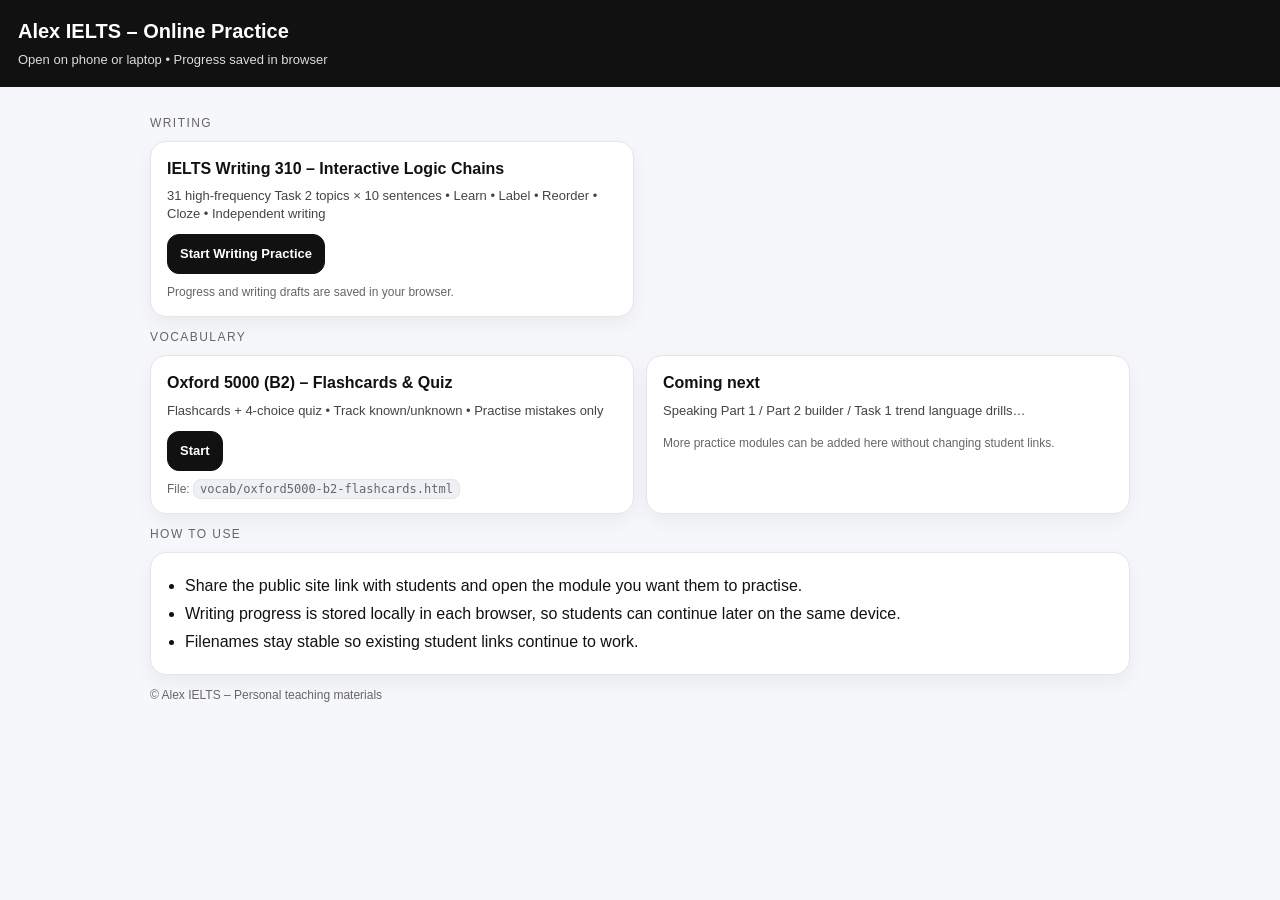
<file: index.html>
<!doctype html>
<html lang="en">
<head>
  <meta charset="utf-8"/>
  <meta name="viewport" content="width=device-width,initial-scale=1"/>
  <title>Alex IELTS – Online Practice</title>
  <style>
    :root{font-family:-apple-system,BlinkMacSystemFont,"Segoe UI",Roboto,Arial,"Noto Sans",sans-serif;line-height:1.35}
    body{margin:0;background:#f6f7fb;color:#111}
    header{padding:18px 18px;background:#111;color:#fff}
    header h1{margin:0;font-size:20px;font-weight:800}
    header p{margin:6px 0 0;font-size:13px;opacity:.85}
    main{max-width:980px;margin:0 auto;padding:16px}
    .grid{display:grid;grid-template-columns:repeat(2,1fr);gap:12px}
    @media(max-width:760px){.grid{grid-template-columns:1fr}}
    .card{background:#fff;border:1px solid #e6e6e6;border-radius:16px;box-shadow:0 8px 20px rgba(0,0,0,.05);padding:16px}
    .card h2{margin:0 0 8px;font-size:16px}
    .card p{margin:0 0 12px;color:#444;font-size:13px}
    a.btn{display:inline-block;text-decoration:none;border:1px solid #111;background:#111;color:#fff;padding:10px 12px;border-radius:12px;font-weight:800;font-size:13px}
    .muted{color:#666;font-size:12px;margin-top:10px}
    .section-title{margin:12px 0 10px;font-size:12px;color:#666;text-transform:uppercase;letter-spacing:.12em}
    ul{margin:0;padding-left:18px}
    li{margin:6px 0}
    code{background:#eef0f6;border:1px solid #e6e6e6;border-radius:8px;padding:2px 6px}
  </style>
</head>
<body>
<header>
  <h1>Alex IELTS – Online Practice</h1>
  <p>Open on phone or laptop • Progress saved in browser</p>
</header>

<main>
  <div class="section-title">Writing</div>
  <div class="grid">
    <div class="card">
      <h2>IELTS Writing 310 – Interactive Logic Chains</h2>
      <p>31 high-frequency Task 2 topics × 10 sentences • Learn • Label • Reorder • Cloze • Independent writing</p>
      <a class="btn" href="./writing/">Start Writing Practice</a>
      <div class="muted">Progress and writing drafts are saved in your browser.</div>
    </div>
  </div>

  <div class="section-title">Vocabulary</div>
  <div class="grid">
    <div class="card">
      <h2>Oxford 5000 (B2) – Flashcards & Quiz</h2>
      <p>Flashcards + 4-choice quiz • Track known/unknown • Practise mistakes only</p>
      <a class="btn" href="./vocab/oxford5000-b2-flashcards.html">Start</a>
      <div class="muted">File: <code>vocab/oxford5000-b2-flashcards.html</code></div>
    </div>

    <div class="card">
      <h2>Coming next</h2>
      <p>Speaking Part 1 / Part 2 builder / Task 1 trend language drills…</p>
      <span class="muted">More practice modules can be added here without changing student links.</span>
    </div>
  </div>

  <div class="section-title">How to use</div>
  <div class="card">
    <ul>
      <li>Share the public site link with students and open the module you want them to practise.</li>
      <li>Writing progress is stored locally in each browser, so students can continue later on the same device.</li>
      <li>Filenames stay stable so existing student links continue to work.</li>
    </ul>
  </div>

  <p class="muted" style="margin-top:12px;">© Alex IELTS – Personal teaching materials</p>
</main>
</body>
</html>
</file>
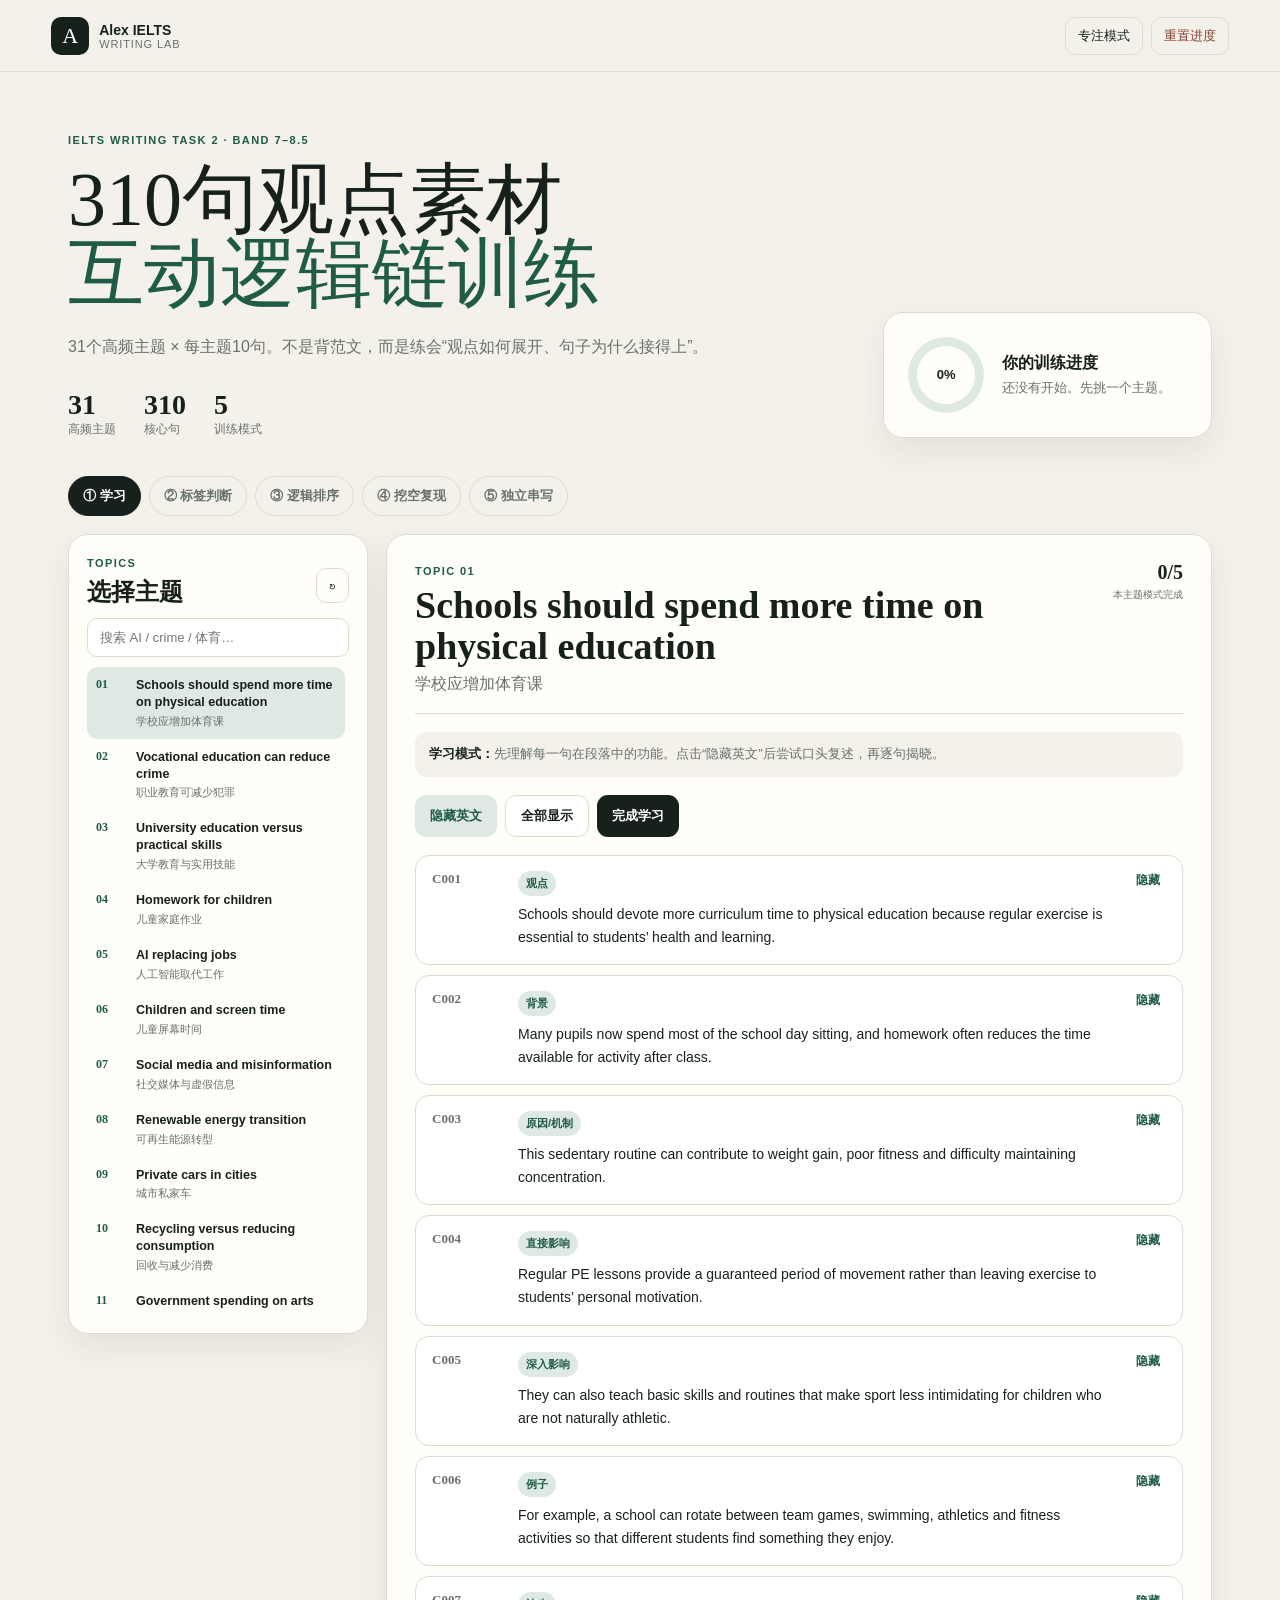
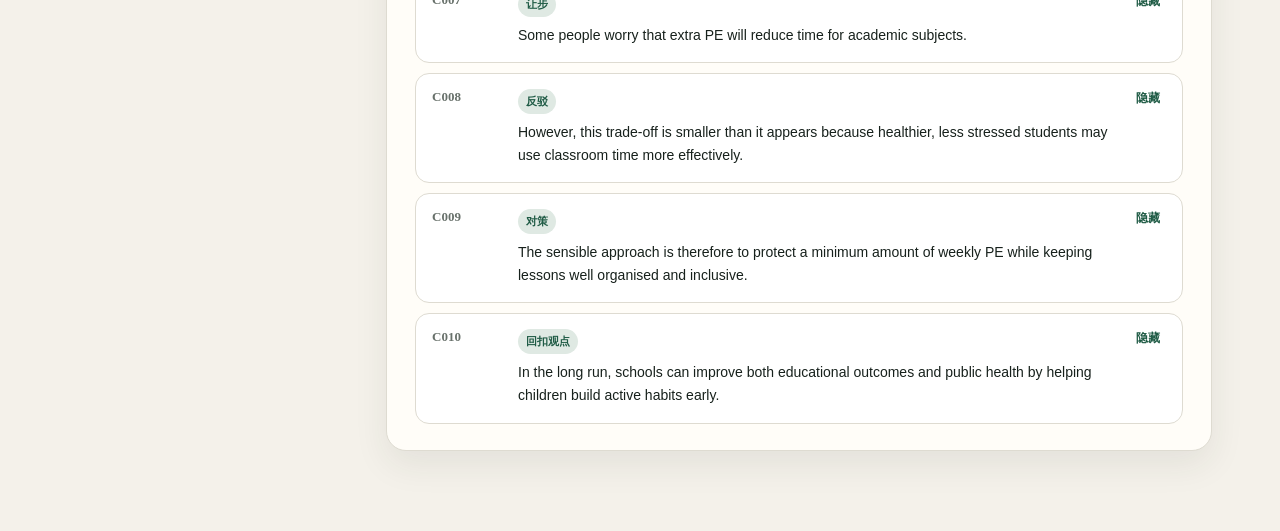
<file: writing/index.html>
<!doctype html>
<html lang="zh-CN">
<head>
<meta charset="utf-8">
<meta name="viewport" content="width=device-width,initial-scale=1,viewport-fit=cover">
<meta name="description" content="IELTS Writing Task 2 互动逻辑链训练：31个高频主题，310句观点素材。">
<title>IELTS Writing 急救包｜310句互动逻辑链训练</title>
<link rel="stylesheet" href="styles.css">
</head>
<body>
<header class="topbar">
  <a class="brand" href="../index.html" aria-label="Back to Alex IELTS home">
    <span class="brand-mark">A</span><span><strong>Alex IELTS</strong><small>Writing Lab</small></span>
  </a>
  <div class="top-actions">
    <button id="focusBtn" class="ghost">专注模式</button>
    <button id="resetBtn" class="ghost danger">重置进度</button>
  </div>
</header>

<section class="hero">
  <div class="hero-copy">
    <span class="eyebrow">IELTS WRITING TASK 2 · BAND 7–8.5</span>
    <h1>310句观点素材<br><span>互动逻辑链训练</span></h1>
    <p>31个高频主题 × 每主题10句。不是背范文，而是练会“观点如何展开、句子为什么接得上”。</p>
    <div class="hero-stats">
      <div><b>31</b><span>高频主题</span></div>
      <div><b>310</b><span>核心句</span></div>
      <div><b>5</b><span>训练模式</span></div>
    </div>
  </div>
  <div class="progress-card">
    <div class="ring" id="progressRing"><span id="progressPercent">0%</span></div>
    <div><strong>你的训练进度</strong><p id="progressText">还没有开始。先挑一个主题。</p></div>
  </div>
</section>

<nav class="mode-tabs" aria-label="训练模式">
  <button class="tab active" data-mode="learn">① 学习</button>
  <button class="tab" data-mode="label">② 标签判断</button>
  <button class="tab" data-mode="order">③ 逻辑排序</button>
  <button class="tab" data-mode="cloze">④ 挖空复现</button>
  <button class="tab" data-mode="write">⑤ 独立串写</button>
</nav>

<main class="layout">
  <aside class="sidebar" id="sidebar">
    <div class="side-head">
      <div><span class="kicker">TOPICS</span><h2>选择主题</h2></div>
      <button id="randomTopic" class="icon-btn" title="随机主题">↻</button>
    </div>
    <div class="search-wrap"><input id="topicSearch" type="search" placeholder="搜索 AI / crime / 体育…"></div>
    <div id="topicList" class="topic-list"></div>
  </aside>

  <section class="workspace">
    <div class="workspace-head">
      <div>
        <span id="topicNumber" class="kicker">TOPIC 01</span>
        <h2 id="topicTitle">Schools should spend more time on physical education</h2>
        <p id="topicZh">学校应增加体育课</p>
      </div>
      <div class="mini-progress"><span id="topicDone">0/5</span><small>本主题模式完成</small></div>
    </div>
    <div id="modeIntro" class="mode-intro"></div>
    <div id="exercise"></div>
  </section>
</main>

<div id="toast" class="toast" role="status" aria-live="polite"></div>
<script src="data-1.js"></script>
<script src="data-2.js"></script>
<script src="data-3.js"></script>
<script src="data-4.js"></script>
<script src="app.js"></script>
<script src="boot.js"></script>
</body>
</html>
</file>
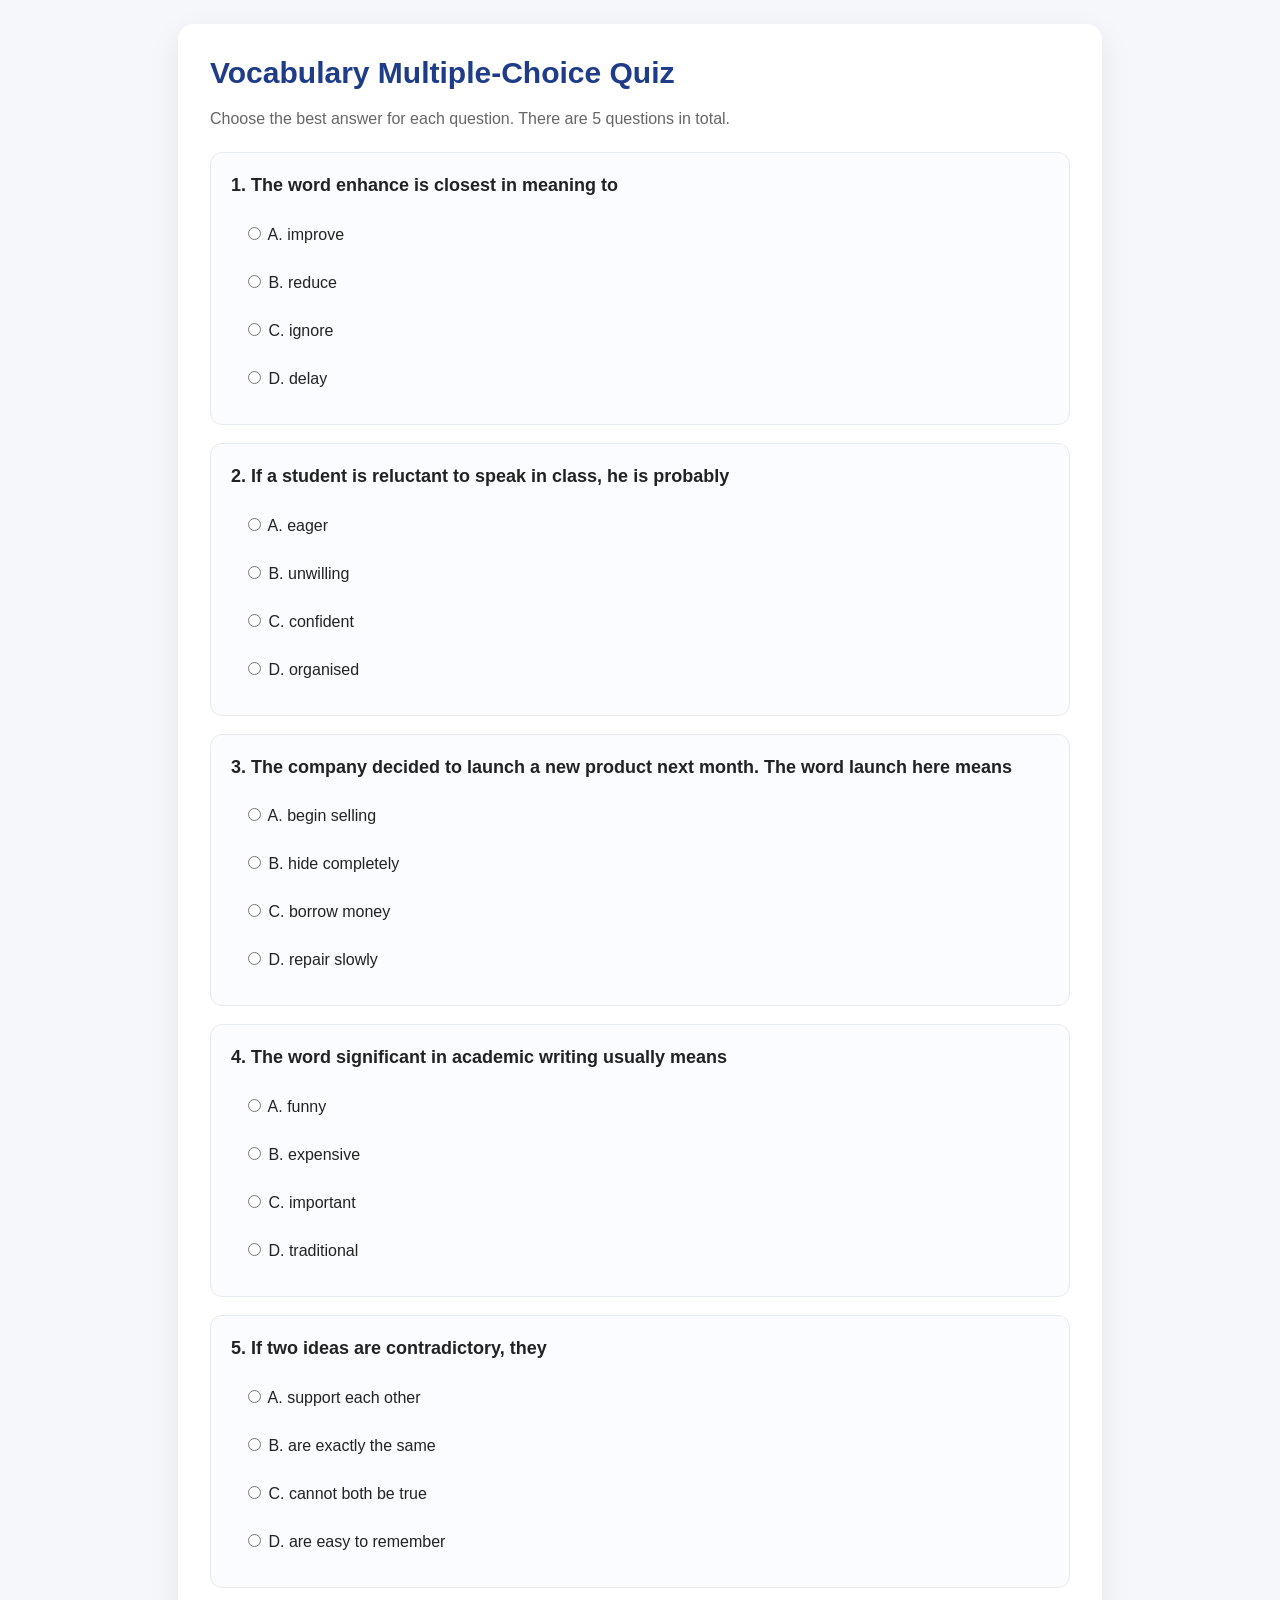
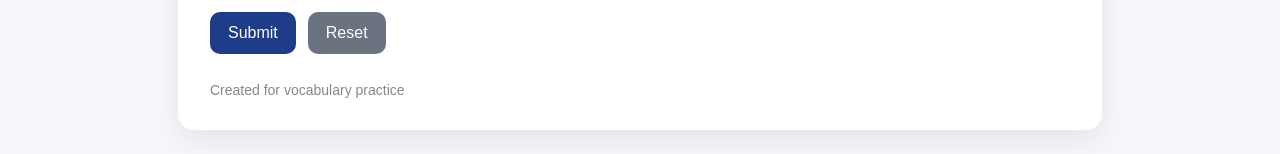
<file: 5_question_vocabulary_quiz.html>
<!DOCTYPE html>
<html lang="en">
<head>
  <meta charset="UTF-8">
  <meta name="viewport" content="width=device-width, initial-scale=1.0">
  <title>5-Question Vocabulary Quiz</title>
  <style>
    body {
      font-family: Arial, Helvetica, sans-serif;
      background: #f5f7fb;
      color: #222;
      margin: 0;
      padding: 24px;
    }
    .container {
      max-width: 860px;
      margin: 0 auto;
      background: #fff;
      border-radius: 16px;
      box-shadow: 0 10px 30px rgba(0,0,0,0.08);
      padding: 32px;
    }
    h1 {
      margin-top: 0;
      font-size: 30px;
      color: #1f3c88;
    }
    .subtitle {
      color: #666;
      margin-bottom: 24px;
    }
    .question {
      padding: 18px 20px;
      border: 1px solid #e6eaf2;
      border-radius: 12px;
      margin-bottom: 18px;
      background: #fbfcff;
    }
    .question-title {
      font-size: 18px;
      font-weight: 700;
      margin-bottom: 14px;
      line-height: 1.6;
    }
    label {
      display: block;
      padding: 10px 12px;
      border-radius: 10px;
      margin-bottom: 8px;
      cursor: pointer;
      transition: 0.2s ease;
    }
    label:hover {
      background: #eef4ff;
    }
    .actions {
      display: flex;
      gap: 12px;
      flex-wrap: wrap;
      margin-top: 24px;
    }
    button {
      border: none;
      border-radius: 10px;
      padding: 12px 18px;
      font-size: 16px;
      cursor: pointer;
      background: #1f3c88;
      color: #fff;
    }
    button.secondary {
      background: #6b7280;
    }
    .result {
      margin-top: 24px;
      padding: 18px;
      border-radius: 12px;
      background: #eef7ee;
      border: 1px solid #cfe8cf;
      display: none;
      line-height: 1.8;
    }
    .feedback {
      margin-top: 10px;
      font-size: 15px;
    }
    .correct {
      color: #1f7a1f;
      font-weight: 700;
    }
    .incorrect {
      color: #b42318;
      font-weight: 700;
    }
    .footer {
      margin-top: 28px;
      color: #888;
      font-size: 14px;
      text-align: centre;
    }
    @media (max-width: 600px) {
      body {
        padding: 14px;
      }
      .container {
        padding: 18px;
      }
      h1 {
        font-size: 24px;
      }
      .question-title {
        font-size: 16px;
      }
    }
  </style>
</head>
<body>
  <div class="container">
    <h1>Vocabulary Multiple-Choice Quiz</h1>
    <div class="subtitle">Choose the best answer for each question. There are 5 questions in total.</div>

    <form id="quizForm">
      <div class="question">
        <div class="question-title">1. The word enhance is closest in meaning to</div>
        <label><input type="radio" name="q1" value="A"> A. improve</label>
        <label><input type="radio" name="q1" value="B"> B. reduce</label>
        <label><input type="radio" name="q1" value="C"> C. ignore</label>
        <label><input type="radio" name="q1" value="D"> D. delay</label>
      </div>

      <div class="question">
        <div class="question-title">2. If a student is reluctant to speak in class, he is probably</div>
        <label><input type="radio" name="q2" value="A"> A. eager</label>
        <label><input type="radio" name="q2" value="B"> B. unwilling</label>
        <label><input type="radio" name="q2" value="C"> C. confident</label>
        <label><input type="radio" name="q2" value="D"> D. organised</label>
      </div>

      <div class="question">
        <div class="question-title">3. The company decided to launch a new product next month. The word launch here means</div>
        <label><input type="radio" name="q3" value="A"> A. begin selling</label>
        <label><input type="radio" name="q3" value="B"> B. hide completely</label>
        <label><input type="radio" name="q3" value="C"> C. borrow money</label>
        <label><input type="radio" name="q3" value="D"> D. repair slowly</label>
      </div>

      <div class="question">
        <div class="question-title">4. The word significant in academic writing usually means</div>
        <label><input type="radio" name="q4" value="A"> A. funny</label>
        <label><input type="radio" name="q4" value="B"> B. expensive</label>
        <label><input type="radio" name="q4" value="C"> C. important</label>
        <label><input type="radio" name="q4" value="D"> D. traditional</label>
      </div>

      <div class="question">
        <div class="question-title">5. If two ideas are contradictory, they</div>
        <label><input type="radio" name="q5" value="A"> A. support each other</label>
        <label><input type="radio" name="q5" value="B"> B. are exactly the same</label>
        <label><input type="radio" name="q5" value="C"> C. cannot both be true</label>
        <label><input type="radio" name="q5" value="D"> D. are easy to remember</label>
      </div>

      <div class="actions">
        <button type="button" onclick="checkAnswers()">Submit</button>
        <button type="button" class="secondary" onclick="resetQuiz()">Reset</button>
      </div>
    </form>

    <div id="result" class="result"></div>

    <div class="footer">Created for vocabulary practice</div>
  </div>

  <script>
    const answers = {
      q1: "A",
      q2: "B",
      q3: "A",
      q4: "C",
      q5: "C"
    };

    const explanations = {
      q1: "enhance = improve or make better",
      q2: "reluctant = unwilling or not ready to do something",
      q3: "launch a product = begin selling or introducing it",
      q4: "significant = important or noticeable",
      q5: "contradictory ideas cannot both be true at the same time"
    };

    function checkAnswers() {
      let score = 0;
      let output = "<strong>Your score: </strong>";
      let details = "";

      for (let key in answers) {
        const selected = document.querySelector(`input[name="${key}"]:checked`);
        if (selected) {
          if (selected.value === answers[key]) {
            score++;
            details += `<div class="feedback correct">${key.toUpperCase()}: Correct. ${explanations[key]}</div>`;
          } else {
            details += `<div class="feedback incorrect">${key.toUpperCase()}: Incorrect. Correct answer: ${answers[key]}. ${explanations[key]}</div>`;
          }
        } else {
          details += `<div class="feedback incorrect">${key.toUpperCase()}: No answer selected. Correct answer: ${answers[key]}. ${explanations[key]}</div>`;
        }
      }

      output += `${score} / 5`;
      const resultBox = document.getElementById("result");
      resultBox.innerHTML = output + details;
      resultBox.style.display = "block";
      window.scrollTo({ top: document.body.scrollHeight, behaviour: "smooth" });
    }

    function resetQuiz() {
      document.getElementById("quizForm").reset();
      const resultBox = document.getElementById("result");
      resultBox.style.display = "none";
      resultBox.innerHTML = "";
    }
  </script>
</body>
</html>
</file>
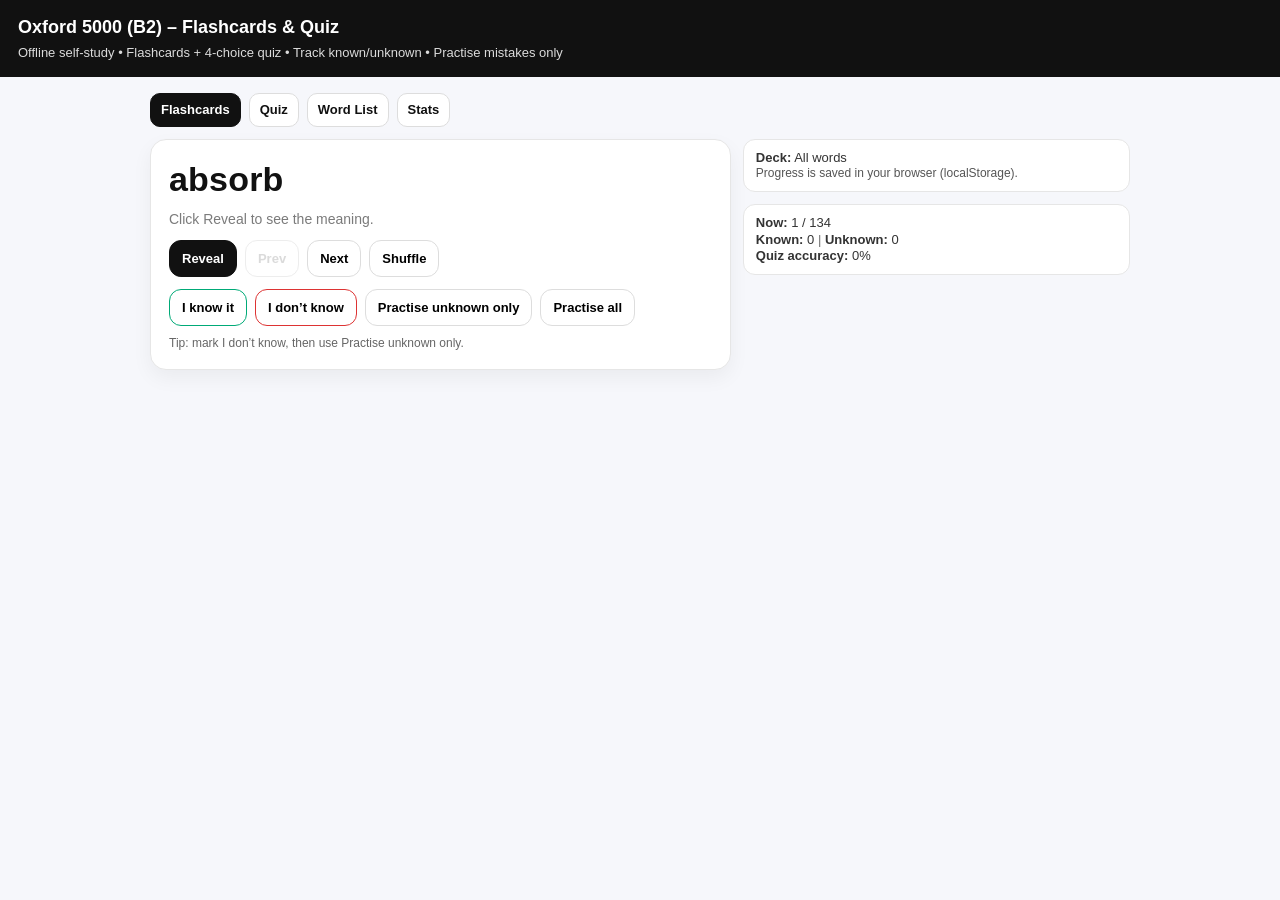
<file: oxford5000_highlighted_words_quiz.html>
<!doctype html>
<html lang="en">
<head>
  <meta charset="utf-8"/>
  <meta name="viewport" content="width=device-width,initial-scale=1"/>
  <title>Oxford 5000 (B2) – Flashcards & Quiz</title>
  <style>
    :root{font-family:-apple-system,BlinkMacSystemFont,"Segoe UI",Roboto,Arial,"Noto Sans",sans-serif;line-height:1.25}
    body{margin:0;background:#f6f7fb;color:#111}
    header{padding:16px 18px;background:#111;color:#fff}
    header h1{margin:0;font-size:18px;font-weight:700}
    header p{margin:6px 0 0;font-size:13px;opacity:.85}
    main{max-width:980px;margin:0 auto;padding:16px}
    .tabs{display:flex;gap:8px;flex-wrap:wrap;margin-bottom:12px}
    .tab{border:1px solid #ddd;background:#fff;padding:8px 10px;border-radius:10px;cursor:pointer;font-weight:600;font-size:13px}
    .tab.active{background:#111;color:#fff;border-color:#111}
    .panel{display:none}
    .panel.active{display:block}
    .row{display:flex;gap:12px;flex-wrap:wrap;align-items:center}
    .card{background:#fff;border:1px solid #e6e6e6;border-radius:16px;box-shadow:0 8px 20px rgba(0,0,0,.05);padding:18px;min-height:170px}
    .big{font-size:34px;font-weight:800;letter-spacing:.2px}
    .hint{margin-top:10px;font-size:14px;color:#444}
    .controls{display:flex;gap:8px;flex-wrap:wrap;margin-top:12px}
    button{border:1px solid #ddd;background:#fff;padding:10px 12px;border-radius:12px;cursor:pointer;font-weight:700;font-size:13px}
    button.primary{background:#111;color:#fff;border-color:#111}
    button.good{border-color:#0a7}
    button.bad{border-color:#d33}
    button:disabled{opacity:.5;cursor:not-allowed}
    .stat{font-size:13px;color:#333;background:#fff;border:1px solid #e6e6e6;border-radius:12px;padding:10px 12px}
    input[type="search"]{padding:10px 12px;border-radius:12px;border:1px solid #ddd;background:#fff;min-width:240px;font-size:14px}
    table{width:100%;border-collapse:separate;border-spacing:0 8px}
    th,td{font-size:13px;text-align:left;padding:10px 12px}
    thead th{color:#555;font-weight:800}
    tbody tr{background:#fff;border:1px solid #e6e6e6}
    tbody tr td:first-child{border-top-left-radius:12px;border-bottom-left-radius:12px}
    tbody tr td:last-child{border-top-right-radius:12px;border-bottom-right-radius:12px}
    .pill{display:inline-block;font-size:12px;padding:4px 8px;border-radius:999px;background:#f1f2f6;border:1px solid #e6e6e6;color:#333}
    .right{color:#0a7;font-weight:800}
    .wrong{color:#d33;font-weight:800}
    .muted{opacity:.7}
    .small{font-size:12px;color:#555}
    .two-col{display:grid;grid-template-columns:1.2fr .8fr;gap:12px}
    @media(max-width:760px){.two-col{grid-template-columns:1fr}}
    .choice{display:block;width:100%;text-align:left;margin:8px 0}
    .choice.correct{border-color:#0a7}
    .choice.incorrect{border-color:#d33}
    .footer-note{margin-top:10px;font-size:12px;color:#666}
  </style>
</head>
<body>
<header>
  <h1>Oxford 5000 (B2) – Flashcards & Quiz</h1>
  <p>Offline self-study • Flashcards + 4-choice quiz • Track known/unknown • Practise mistakes only</p>
</header>

<main>
  <div class="tabs">
    <div class="tab active" data-tab="flash">Flashcards</div>
    <div class="tab" data-tab="quiz">Quiz</div>
    <div class="tab" data-tab="list">Word List</div>
    <div class="tab" data-tab="stats">Stats</div>
  </div>

  <section class="panel active" id="flash">
    <div class="two-col">
      <div class="card" id="flashCard">
        <div class="big" id="flashWord">—</div>
        <div class="hint muted" id="flashPrompt">Click Reveal to see the meaning.</div>
        <div class="hint" id="flashMeaning" style="display:none;"></div>

        <div class="controls">
          <button id="btnReveal" class="primary">Reveal</button>
          <button id="btnPrev">Prev</button>
          <button id="btnNext">Next</button>
          <button id="btnShuffle">Shuffle</button>
        </div>
        <div class="controls">
          <button id="btnKnow" class="good">I know it</button>
          <button id="btnDont" class="bad">I don’t know</button>
          <button id="btnMistakes">Practise unknown only</button>
          <button id="btnAll">Practise all</button>
        </div>
        <div class="footer-note">Tip: mark I don’t know, then use Practise unknown only.</div>
      </div>

      <div>
        <div class="stat" style="margin-bottom:12px;">
          <div><b>Deck:</b> <span id="deckName">All words</span></div>
          <div class="small">Progress is saved in your browser (localStorage).</div>
        </div>
        <div class="stat">
          <div><b>Now:</b> <span id="flashIndex">0</span> / <span id="flashTotal">0</span></div>
          <div><b>Known:</b> <span id="knownCount">0</span> <span class="muted">|</span>
              <b>Unknown:</b> <span id="unknownCount">0</span></div>
          <div><b>Quiz accuracy:</b> <span id="quizAcc">0%</span></div>
        </div>
      </div>
    </div>
  </section>

  <section class="panel" id="quiz">
    <div class="card">
      <div class="small muted">Choose the correct word for the definition</div>
      <div class="big" style="font-size:22px;margin-top:8px;" id="quizDef">—</div>
      <div id="choices"></div>
      <div class="controls">
        <button id="btnNextQ" class="primary">Next question</button>
        <button id="btnRetryWrong">Practise wrong answers only</button>
        <button id="btnQuizAll">Use all words</button>
        <button id="btnQuizUnknown">Use unknown only</button>
      </div>
      <div class="stat" style="margin-top:12px;">
        <b>Quiz:</b> <span id="quizScore">0 correct / 0 total</span>
        <span class="muted"> • </span>
        <b>Wrong pool:</b> <span id="wrongPool">0</span>
      </div>
      <div class="footer-note">Meanings are short learner-friendly English definitions (offline). Want Chinese meanings too? Tell me and I’ll regenerate.</div>
    </div>
  </section>

  <section class="panel" id="list">
    <div class="row" style="margin-bottom:10px;">
      <input type="search" id="search" placeholder="Search a word (e.g., conspiracy)"/>
      <button id="btnResetProgress">Reset progress</button>
      <span class="pill">Click a word to jump in Flashcards</span>
    </div>
    <table>
      <thead>
        <tr><th style="width:28%;">Word</th><th>Meaning</th><th style="width:20%;">Status</th></tr>
      </thead>
      <tbody id="tbody"></tbody>
    </table>
  </section>

  <section class="panel" id="stats">
    <div class="card">
      <div class="row">
        <div class="stat"><b>Total words:</b> <span id="stTotal">0</span></div>
        <div class="stat"><b>Known:</b> <span id="stKnown">0</span></div>
        <div class="stat"><b>Unknown:</b> <span id="stUnknown">0</span></div>
        <div class="stat"><b>Quiz:</b> <span id="stQuiz">0/0</span></div>
      </div>
      <div class="footer-note">Reset anytime from the Word List tab.</div>
    </div>
  </section>
</main>

<script>
  const WORDS = [
    {w:"absorb", d:"take in (a liquid, information, or ideas)"},
    {w:"accent", d:"a way of pronouncing words; stress on a syllable"},
    {w:"accomplish", d:"successfully complete something"},
    {w:"accountant", d:"a person who keeps or checks financial records"},
    {w:"accuracy", d:"the quality of being correct and precise"},
    {w:"accurately", d:"in a correct and exact way"},
    {w:"acid", d:"a chemical that can burn; a sour substance"},
    {w:"activate", d:"make something start working"},
    {w:"addiction", d:"a strong dependence that is hard to stop"},
    {w:"adequate", d:"enough; good enough for a purpose"},
    {w:"AIDS", d:"a serious disease that damages the immune system"},
    {w:"alongside", d:"next to; together with"},
    {w:"altogether", d:"completely; in total"},
    {w:"arrow", d:"a sign/shape showing direction; a pointed weapon"},
    {w:"asset", d:"a valuable thing or useful quality"},
    {w:"assign", d:"give someone a task or job"},
    {w:"assure", d:"tell someone confidently; make certain"},
    {w:"astonishing", d:"very surprising"},
    {w:"attachment", d:"something added (e.g., email file); a feeling of affection"},
    {w:"auction", d:"a public sale where the highest bidder buys"},
    {w:"audio", d:"sound, especially recorded"},
    {w:"awkward", d:"uncomfortable; difficult to handle"},
    {w:"badge", d:"a small item worn to show identity/achievement"},
    {w:"ballet", d:"a type of formal dance"},
    {w:"bias", d:"an unfair preference for or against something"},
    {w:"bid", d:"offer a price in an auction; attempt to do something"},
    {w:"bold", d:"brave; confident; not afraid"},
    {w:"bombing", d:"an attack using bombs"},
    {w:"boost", d:"increase or improve something"},
    {w:"bound", d:"certain to happen; tied/limited"},
    {w:"brick", d:"a hard block used for building"},
    {w:"broadly", d:"in general terms; widely"},
    {w:"cabin", d:"a small simple house; a room on a ship/plane"},
    {w:"canal", d:"a man-made waterway"},
    {w:"casual", d:"relaxed; not formal"},
    {w:"certificate", d:"an official document proving something"},
    {w:"chase", d:"run after to catch"},
    {w:"cheek", d:"the side of your face below your eye"},
    {w:"choir", d:"a group of people who sing together"},
    {w:"circuit", d:"a closed path for electricity; a route"},
    {w:"civilization", d:"a society with developed culture and systems"},
    {w:"clerk", d:"a person who works in an office or shop"},
    {w:"clip", d:"a small device to hold things together; fasten"},
    {w:"colony", d:"an area controlled by another country; a group of organisms"},
    {w:"compose", d:"create (music/writing); make up"},
    {w:"compound", d:"made of two or more parts; a mixture"},
    {w:"comprise", d:"consist of; be made up of"},
    {w:"compulsory", d:"required by rules or law"},
    {w:"consistently", d:"in the same way over time; regularly"},
    {w:"conspiracy", d:"a secret plan by a group to do something illegal"},
    {w:"consult", d:"ask for advice from; meet professionally"},
    {w:"consumption", d:"the act of using or eating/drinking"},
    {w:"controversial", d:"causing public disagreement"},
    {w:"cope", d:"manage a difficult situation"},
    {w:"operation", d:"an activity/process; medical surgery"},
    {w:"corridor", d:"a long passage in a building"},
    {w:"coverage", d:"reporting in media; the area reached"},
    {w:"crack", d:"a narrow break/line; break slightly"},
    {w:"craft", d:"a skill in making things by hand"},
    {w:"dairy", d:"milk products; relating to milk"},
    {w:"deposit", d:"put money into an account; an initial payment"},
    {w:"depression", d:"a long period of low mood; an economic decline"},
    {w:"destruction", d:"the act of destroying"},
    {w:"discourage", d:"make someone less confident or willing"},
    {w:"disturb", d:"interrupt; make someone worried"},
    {w:"dominant", d:"most powerful or important"},
    {w:"dot", d:"a small round mark"},
    {w:"downtown", d:"the central business area of a city"},
    {w:"dynamic", d:"active and changing; full of energy"},
    {w:"elementary", d:"basic; simple; for young learners"},
    {w:"eliminate", d:"remove completely"},
    {w:"entrepreneur", d:"a person who starts and runs a business"},
    {w:"evolution", d:"gradual development over time"},
    {w:"excessive", d:"too much"},
    {w:"fraction", d:"a small part; a number like 1/3"},
    {w:"fraud", d:"the crime of tricking people to get money"},
    {w:"furious", d:"extremely angry"},
    {w:"gay", d:"homosexual; also ‘cheerful’ (older use)"},
    {w:"genuine", d:"real; not fake"},
    {w:"gorgeous", d:"very beautiful"},
    {w:"governor", d:"a leader of a region; manager of an institution"},
    {w:"grocery", d:"food and household supplies"},
    {w:"helmet", d:"a hard hat for protection"},
    {w:"herb", d:"a plant used in cooking or medicine"},
    {w:"hip", d:"the side of the body below the waist"},
    {w:"hook", d:"a curved piece used for hanging/catching"},
    {w:"hypothesis", d:"a suggested explanation to be tested"},
    {w:"icon", d:"a famous symbol/person; a small computer symbol"},
    {w:"identical", d:"exactly the same"},
    {w:"illusion", d:"a false idea; something that seems real but isn’t"},
    {w:"immigration", d:"coming to live in another country"},
    {w:"immune", d:"protected against a disease"},
    {w:"index", d:"a list showing where information is; an indicator"},
    {w:"info", d:"information (informal)"},
    {w:"ink", d:"coloured liquid used for writing/printing"},
    {w:"instant", d:"happening immediately; a very short time"},
    {w:"interval", d:"a period between events"},
    {w:"invade", d:"enter a place by force"},
    {w:"invest", d:"put money/time into something for profit/benefit"},
    {w:"jail", d:"prison; keep someone in prison"},
    {w:"joint", d:"shared; a place where bones meet"},
    {w:"kit", d:"a set of tools/equipment"},
    {w:"ladder", d:"a frame for climbing up/down"},
    {w:"leaflet", d:"a small printed sheet for information"},
    {w:"lens", d:"a piece of glass that focuses light"},
    {w:"lighting", d:"the arrangement/provision of light"},
    {w:"likewise", d:"in the same way; also"},
    {w:"litter", d:"rubbish left in public places; animals in one birth"},
    {w:"lottery", d:"a game where prizes are won by chance"},
    {w:"loyal", d:"faithful and supportive"},
    {w:"lyric", d:"the words of a song"},
    {w:"margin", d:"the edge of a page; extra space; difference"},
    {w:"martial", d:"connected with war or the military"},
    {w:"mayor", d:"the elected leader of a city/town"},
    {w:"medal", d:"a metal disc given as an award"},
    {w:"mechanic", d:"a person who repairs machines/vehicles"},
    {w:"mechanism", d:"a system of parts working together; a process"},
    {w:"metaphor", d:"a figure of speech comparing two things"},
    {w:"miner", d:"a person who works in a mine"},
    {w:"miserable", d:"very unhappy; extremely uncomfortable"},
    {w:"mode", d:"a way of doing something; a setting"},
    {w:"modest", d:"not proud; not too large/expensive"},
    {w:"monument", d:"a statue/building to remember a person/event"},
    {w:"mortgage", d:"a loan to buy property"},
    {w:"mosque", d:"a Muslim place of worship"},
    {w:"motion", d:"movement; a formal proposal"},
    {w:"naked", d:"not wearing clothes"},
    {w:"nasty", d:"unpleasant; bad; unkind"},
    {w:"navigation", d:"finding the way; planning a route"},
    {w:"neutral", d:"not supporting either side; not strong in colour"},
    {w:"norm", d:"a standard or typical pattern"},
    {w:"nowadays", d:"these days"},
    {w:"outfit", d:"a set of clothes worn together"},
    {w:"outstanding", d:"excellent; very good"}
  ];

  const LS_KNOWN="ox5k_known_v1", LS_UNKNOWN="ox5k_unknown_v1", LS_QRIGHT="ox5k_qright_v1",
        LS_QTOTAL="ox5k_qtotal_v1", LS_WRONGPOOL="ox5k_wrongpool_v1";

  const known=new Set(JSON.parse(localStorage.getItem(LS_KNOWN)||"[]"));
  const unknown=new Set(JSON.parse(localStorage.getItem(LS_UNKNOWN)||"[]"));
  let qRight=Number(localStorage.getItem(LS_QRIGHT)||"0");
  let qTotal=Number(localStorage.getItem(LS_QTOTAL)||"0");
  let wrongPool=new Set(JSON.parse(localStorage.getItem(LS_WRONGPOOL)||"[]"));

  let deck=[...WORDS], idx=0, revealed=false;

  const $=id=>document.getElementById(id);

  function save(){
    localStorage.setItem(LS_KNOWN, JSON.stringify([...known]));
    localStorage.setItem(LS_UNKNOWN, JSON.stringify([...unknown]));
    localStorage.setItem(LS_QRIGHT, String(qRight));
    localStorage.setItem(LS_QTOTAL, String(qTotal));
    localStorage.setItem(LS_WRONGPOOL, JSON.stringify([...wrongPool]));
  }
  function shuffle(a){for(let i=a.length-1;i>0;i--){const j=Math.floor(Math.random()*(i+1));[a[i],a[j]]=[a[j],a[i]];}}
  function current(){return deck[idx];}

  function renderStats(){
    $("flashTotal").textContent=deck.length;
    $("flashIndex").textContent=deck.length?(idx+1):0;
    $("knownCount").textContent=known.size;
    $("unknownCount").textContent=unknown.size;
    $("quizScore").textContent=`${qRight} correct / ${qTotal} total`;
    $("wrongPool").textContent=wrongPool.size;
    const acc=qTotal?Math.round((qRight/qTotal)*100):0;
    $("quizAcc").textContent=`${acc}%`;
    $("stTotal").textContent=WORDS.length;
    $("stKnown").textContent=known.size;
    $("stUnknown").textContent=unknown.size;
    $("stQuiz").textContent=`${qRight}/${qTotal}`;
  }

  function renderFlash(){
    const it=current();
    $("flashWord").textContent=it?it.w:"—";
    $("flashMeaning").textContent=it?it.d:"";
    $("flashMeaning").style.display=revealed?"block":"none";
    $("flashPrompt").style.display=revealed?"none":"block";
    $("btnPrev").disabled=(idx<=0);
    $("btnNext").disabled=(idx>=deck.length-1);
    renderStats(); save();
  }

  function setDeckAll(){
    deck=[...WORDS]; idx=0; revealed=false;
    $("deckName").textContent="All words";
    renderFlash();
  }
  function setDeckUnknownOnly(){
    const u=WORDS.filter(x=>unknown.has(x.w));
    deck=u.length?u:[...WORDS];
    idx=0; revealed=false;
    $("deckName").textContent=u.length?"Unknown only":"All words (no unknown yet)";
    renderFlash();
  }

  function markKnown(){
    const it=current(); if(!it) return;
    known.add(it.w); unknown.delete(it.w);
    renderList($("search").value); renderFlash();
  }
  function markUnknown(){
    const it=current(); if(!it) return;
    unknown.add(it.w); known.delete(it.w);
    renderList($("search").value); renderFlash();
  }

  // tabs
  document.querySelectorAll(".tab").forEach(t=>{
    t.addEventListener("click", ()=>{
      document.querySelectorAll(".tab").forEach(x=>x.classList.remove("active"));
      document.querySelectorAll(".panel").forEach(p=>p.classList.remove("active"));
      t.classList.add("active");
      $(t.dataset.tab).classList.add("active");
      renderStats();
    });
  });

  // flash controls
  $("btnReveal").addEventListener("click", ()=>{revealed=!revealed; renderFlash();});
  $("btnPrev").addEventListener("click", ()=>{if(idx>0){idx--; revealed=false; renderFlash();}});
  $("btnNext").addEventListener("click", ()=>{if(idx<deck.length-1){idx++; revealed=false; renderFlash();}});
  $("btnShuffle").addEventListener("click", ()=>{shuffle(deck); idx=0; revealed=false; renderFlash();});
  $("btnKnow").addEventListener("click", markKnown);
  $("btnDont").addEventListener("click", markUnknown);
  $("btnMistakes").addEventListener("click", setDeckUnknownOnly);
  $("btnAll").addEventListener("click", setDeckAll);

  // list
  function statusLabel(w){
    if(known.has(w)) return `<span class="right">Known</span>`;
    if(unknown.has(w)) return `<span class="wrong">Unknown</span>`;
    return `<span class="muted">Unmarked</span>`;
  }
  function renderList(filter=""){
    const q=filter.trim().toLowerCase();
    const rows=WORDS.filter(x=>!q || x.w.toLowerCase().includes(q)).map(x=>`
      <tr data-word="${x.w}">
        <td><b>${x.w}</b></td>
        <td>${x.d}</td>
        <td>${statusLabel(x.w)}</td>
      </tr>
    `).join("");
    $("tbody").innerHTML = rows || `<tr><td colspan="3" class="muted">No matches.</td></tr>`;
    document.querySelectorAll("#tbody tr[data-word]").forEach(tr=>{
      tr.addEventListener("click", ()=>{
        const w=tr.getAttribute("data-word");
        const pos=deck.findIndex(x=>x.w===w);
        if(pos>=0){idx=pos;}
        else{ deck=[...WORDS]; $("deckName").textContent="All words"; idx=deck.findIndex(x=>x.w===w); }
        revealed=false;
        document.querySelectorAll(".tab").forEach(x=>x.classList.remove("active"));
        document.querySelectorAll(".panel").forEach(p=>p.classList.remove("active"));
        document.querySelector('.tab[data-tab="flash"]').classList.add("active");
        $("flash").classList.add("active");
        renderFlash();
      });
    });
  }
  $("search").addEventListener("input", e=>renderList(e.target.value));
  $("btnResetProgress").addEventListener("click", ()=>{
    if(!confirm("Reset all progress (known/unknown + quiz stats)?")) return;
    known.clear(); unknown.clear(); wrongPool.clear();
    qRight=0; qTotal=0;
    save();
    setDeckAll();
    renderList($("search").value);
    renderStats();
  });

  // quiz
  let quizDeck=[...WORDS];
  let useWrongOnly=false;
  let quizAnswered=false;
  let currentQ=null;

  function pick4(correct){
    const pool=WORDS.filter(x=>x.w!==correct.w);
    shuffle(pool);
    const opts=[correct, pool[0], pool[1], pool[2]];
    shuffle(opts);
    return opts;
  }
  function setQuizDeck(mode){
    if(mode==="unknown"){
      const u=WORDS.filter(x=>unknown.has(x.w));
      quizDeck=u.length?u:[...WORDS];
    } else if(mode==="wrong"){
      const w=WORDS.filter(x=>wrongPool.has(x.w));
      quizDeck=w.length?w:[...WORDS];
    } else {
      quizDeck=[...WORDS];
    }
  }
  function newQuestion(){
    quizAnswered=false;
    const base = useWrongOnly ? WORDS.filter(x=>wrongPool.has(x.w)) : quizDeck;
    const source = base.length ? base : [...WORDS];
    const correct = source[Math.floor(Math.random()*source.length)];
    currentQ = {correct, options: pick4(correct)};
    $("quizDef").textContent=correct.d;
    $("choices").innerHTML=currentQ.options.map(o=>`<button class="choice" data-w="${o.w}">${o.w}</button>`).join("");
    document.querySelectorAll(".choice").forEach(btn=>{
      btn.addEventListener("click", ()=>answer(btn.getAttribute("data-w"), btn));
    });
    renderStats();
  }
  function answer(sel, btn){
    if(quizAnswered) return;
    quizAnswered=true;
    qTotal+=1;
    const correct=currentQ.correct.w;
    document.querySelectorAll(".choice").forEach(b=>{
      if(b.getAttribute("data-w")===correct) b.classList.add("correct");
    });
    if(sel===correct){
      qRight+=1; wrongPool.delete(correct);
    } else {
      btn.classList.add("incorrect"); wrongPool.add(correct);
    }
    save(); renderStats();
  }
  $("btnNextQ").addEventListener("click", newQuestion);
  $("btnRetryWrong").addEventListener("click", ()=>{useWrongOnly=true; setQuizDeck("wrong"); newQuestion();});
  $("btnQuizAll").addEventListener("click", ()=>{useWrongOnly=false; setQuizDeck("all"); newQuestion();});
  $("btnQuizUnknown").addEventListener("click", ()=>{useWrongOnly=false; setQuizDeck("unknown"); newQuestion();});

  // init
  setDeckAll();
  renderList("");
  setQuizDeck("all");
  newQuestion();
  renderStats();
</script>
</body>
</html>
</file>
<file: writing/styles.css>
:root{--bg:#f4f1ea;--paper:#fffdf8;--ink:#17211c;--muted:#68716b;--line:#dedbd1;--accent:#1f5b45;--accent2:#dfe9e3;--warm:#f2e4c7;--bad:#8b3e34;--shadow:0 14px 34px rgba(35,45,39,.08);font-family:Inter,-apple-system,BlinkMacSystemFont,"Segoe UI","PingFang SC","Microsoft YaHei",Arial,sans-serif}
*{box-sizing:border-box}html{scroll-behavior:smooth}body{margin:0;background:var(--bg);color:var(--ink);min-height:100vh}.topbar{height:72px;display:flex;align-items:center;justify-content:space-between;padding:0 clamp(18px,4vw,56px);border-bottom:1px solid var(--line);background:rgba(244,241,234,.92);backdrop-filter:blur(12px);position:sticky;top:0;z-index:30}.brand{display:flex;gap:10px;align-items:center;color:inherit;text-decoration:none}.brand-mark{width:38px;height:38px;border-radius:10px;background:var(--ink);color:white;display:grid;place-items:center;font-family:Georgia,serif;font-size:22px}.brand strong{display:block;font-size:14px}.brand small{display:block;color:var(--muted);font-size:11px;letter-spacing:.08em;text-transform:uppercase}.top-actions{display:flex;gap:8px}.ghost,.icon-btn{border:1px solid var(--line);background:transparent;color:var(--ink);border-radius:10px;padding:9px 12px;cursor:pointer}.ghost:hover,.icon-btn:hover{background:white}.danger{color:var(--bad)}
.hero{max-width:1200px;margin:0 auto;padding:58px 28px 38px;display:grid;grid-template-columns:1.4fr .6fr;gap:48px;align-items:end}.eyebrow,.kicker{font-size:11px;letter-spacing:.13em;font-weight:800;color:var(--accent);text-transform:uppercase}.hero h1{font-family:Georgia,"Times New Roman",serif;font-weight:500;font-size:clamp(42px,6vw,76px);line-height:.98;margin:14px 0 22px}.hero h1 span{color:var(--accent)}.hero-copy>p{font-size:16px;color:var(--muted);max-width:700px;line-height:1.75}.hero-stats{display:flex;gap:28px;margin-top:28px}.hero-stats div{display:flex;flex-direction:column}.hero-stats b{font-family:Georgia,serif;font-size:28px}.hero-stats span{font-size:12px;color:var(--muted)}.progress-card{background:var(--paper);border:1px solid var(--line);border-radius:20px;padding:24px;display:flex;align-items:center;gap:18px;box-shadow:var(--shadow)}.progress-card p{margin:5px 0 0;color:var(--muted);font-size:13px}.ring{--p:0;min-width:76px;width:76px;height:76px;border-radius:50%;display:grid;place-items:center;background:conic-gradient(var(--accent) calc(var(--p)*1%),var(--accent2) 0);position:relative}.ring:after{content:"";position:absolute;width:58px;height:58px;border-radius:50%;background:var(--paper)}.ring span{z-index:1;font-weight:800;font-size:13px}
.mode-tabs{max-width:1200px;margin:0 auto 18px;padding:0 28px;display:flex;gap:8px;overflow:auto}.tab{white-space:nowrap;border:1px solid var(--line);background:transparent;color:var(--muted);padding:10px 14px;border-radius:999px;font-weight:700;cursor:pointer}.tab.active{background:var(--ink);color:#fff;border-color:var(--ink)}
.layout{max-width:1200px;margin:0 auto;padding:0 28px 80px;display:grid;grid-template-columns:300px 1fr;gap:18px}.sidebar,.workspace{background:var(--paper);border:1px solid var(--line);border-radius:20px;box-shadow:var(--shadow)}.sidebar{padding:18px;height:calc(100vh - 100px);min-height:560px;position:sticky;top:90px;overflow:hidden;display:flex;flex-direction:column}.side-head{display:flex;align-items:center;justify-content:space-between}.side-head h2{font-family:Georgia,serif;margin:5px 0 10px;font-size:24px}.search-wrap{padding-bottom:10px}.search-wrap input{width:100%;border:1px solid var(--line);background:#fff;border-radius:10px;padding:11px 12px;font-size:13px;outline:none}.search-wrap input:focus{border-color:var(--accent)}.topic-list{overflow:auto;padding-right:4px}.topic-btn{width:100%;border:0;background:transparent;text-align:left;padding:10px 9px;border-radius:10px;cursor:pointer;display:grid;grid-template-columns:32px 1fr;gap:8px;color:var(--ink)}.topic-btn:hover{background:#f4f1ea}.topic-btn.active{background:var(--accent2)}.topic-btn .n{font:700 12px Georgia,serif;color:var(--accent)}.topic-btn strong{font-size:12.5px;line-height:1.35;display:block}.topic-btn small{display:block;color:var(--muted);font-size:11px;margin-top:3px}.dot{float:right;width:7px;height:7px;border-radius:50%;background:var(--accent);margin-top:4px}
.workspace{padding:26px 28px;min-height:700px}.workspace-head{display:flex;justify-content:space-between;gap:22px;border-bottom:1px solid var(--line);padding-bottom:18px}.workspace-head h2{font-family:Georgia,serif;font-size:clamp(25px,3vw,38px);line-height:1.08;margin:6px 0 7px}.workspace-head p{margin:0;color:var(--muted)}.mini-progress{text-align:right;min-width:86px}.mini-progress span{display:block;font:700 20px Georgia,serif}.mini-progress small{color:var(--muted);font-size:10px}.mode-intro{background:#f4f1ea;border-radius:12px;padding:12px 14px;margin:18px 0;color:var(--muted);font-size:13px;line-height:1.6}.mode-intro b{color:var(--ink)}
.chain{display:grid;gap:10px}.sentence-card{display:grid;grid-template-columns:72px 1fr auto;gap:14px;align-items:start;padding:15px 16px;border:1px solid var(--line);border-radius:14px;background:#fff}.sid{font:700 13px Georgia,serif;color:var(--muted)}.label{font-size:11px;font-weight:800;color:var(--accent);background:var(--accent2);padding:5px 8px;border-radius:999px;display:inline-block;margin-bottom:7px}.sentence-card p{margin:0;font-size:14px;line-height:1.65}.hide-text p{filter:blur(5px);user-select:none}.reveal-btn{border:0;background:none;color:var(--accent);cursor:pointer;font-weight:700;font-size:12px}.controls{display:flex;gap:8px;flex-wrap:wrap;margin:18px 0}.btn{border:0;border-radius:11px;padding:11px 15px;background:var(--ink);color:white;font-weight:800;cursor:pointer}.btn.secondary{background:var(--accent2);color:var(--accent)}.btn.light{background:#fff;color:var(--ink);border:1px solid var(--line)}.btn:disabled{opacity:.45;cursor:not-allowed}
.quiz-card{max-width:720px;margin:28px auto;padding:28px;border:1px solid var(--line);border-radius:18px;background:#fff}.quiz-top{display:flex;justify-content:space-between;color:var(--muted);font-size:12px;margin-bottom:18px}.prompt{font-family:Georgia,serif;font-size:23px;line-height:1.45;margin:0 0 22px}.options{display:grid;grid-template-columns:1fr 1fr;gap:10px}.option{border:1px solid var(--line);background:#fff;border-radius:12px;padding:12px;text-align:left;cursor:pointer;font-weight:700}.option:hover{border-color:var(--accent)}.option.correct{background:#e4efe8;border-color:var(--accent)}.option.wrong{background:#f4dfdb;border-color:var(--bad)}.feedback{min-height:48px;margin-top:14px;font-size:13px;line-height:1.55}.feedback.good{color:var(--accent)}.feedback.bad{color:var(--bad)}
.order-list{display:grid;gap:9px}.order-item{display:grid;grid-template-columns:42px 1fr auto;gap:10px;align-items:center;padding:12px;border:1px solid var(--line);background:#fff;border-radius:12px}.order-num{font:700 16px Georgia,serif;color:var(--muted)}.order-item p{margin:0;font-size:13px;line-height:1.45}.move{display:flex;gap:4px}.move button{border:1px solid var(--line);background:#fff;border-radius:8px;width:32px;height:32px;cursor:pointer}.order-result{padding:12px 14px;border-radius:12px;margin-top:12px}.order-result.good{background:#e4efe8}.order-result.bad{background:#f6e7df}
.cloze{max-width:760px;margin:22px auto}.cloze-sentence{font-family:Georgia,serif;font-size:24px;line-height:1.75}.blank-input{width:110px;border:0;border-bottom:2px solid var(--ink);background:transparent;padding:3px 5px;text-align:center;font:inherit;font-size:18px;outline:none}.blank-input.good{border-color:var(--accent);color:var(--accent)}.blank-input.bad{border-color:var(--bad);color:var(--bad)}.hint{font-size:12px;color:var(--muted);margin-top:12px}.answer-note{font-size:13px;margin-top:12px;padding:10px 12px;border-radius:10px;background:#f4f1ea}
.write-box textarea{width:100%;min-height:250px;border:1px solid var(--line);border-radius:14px;background:#fff;padding:16px;font:14px/1.7 inherit;resize:vertical;outline:none}.write-box textarea:focus{border-color:var(--accent)}.write-meta{display:flex;justify-content:space-between;align-items:center;margin:10px 0 16px;color:var(--muted);font-size:12px}.cue-grid{display:grid;grid-template-columns:repeat(5,1fr);gap:8px;margin-bottom:14px}.cue{border:1px dashed var(--line);border-radius:10px;padding:9px;text-align:center;font-size:11px;color:var(--muted)}.model{display:none;margin-top:18px}.model.show{display:block}.model .sentence-card{grid-template-columns:60px 1fr}.scorebox{display:grid;grid-template-columns:repeat(4,1fr);gap:8px;margin-top:14px}.scorebox label{background:#f4f1ea;border-radius:10px;padding:10px;font-size:11px}.scorebox select{width:100%;margin-top:5px}
.toast{position:fixed;left:50%;bottom:30px;transform:translate(-50%,20px);background:var(--ink);color:#fff;padding:10px 14px;border-radius:10px;font-size:12px;opacity:0;pointer-events:none;transition:.2s;z-index:50}.toast.show{opacity:1;transform:translate(-50%,0)}body.focus .sidebar,body.focus .hero,body.focus .top-actions{display:none}body.focus .layout{grid-template-columns:1fr;max-width:950px}body.focus .workspace{min-height:calc(100vh - 120px)}
@media(max-width:820px){.hero{grid-template-columns:1fr;padding-top:34px}.progress-card{display:none}.layout{grid-template-columns:1fr}.sidebar{position:relative;top:0;height:auto;min-height:0}.topic-list{max-height:260px}.workspace{padding:20px 16px}.options{grid-template-columns:1fr}.cue-grid{grid-template-columns:repeat(2,1fr)}.workspace-head{display:block}.mini-progress{text-align:left;margin-top:12px}.hero h1{font-size:46px}.topbar{height:62px}.ghost.danger{display:none}.sentence-card{grid-template-columns:56px 1fr}.sentence-card>.reveal-btn{grid-column:2}.mode-tabs{padding:0 16px}.layout{padding:0 16px 60px}.hero{padding-left:16px;padding-right:16px}}
</file>
